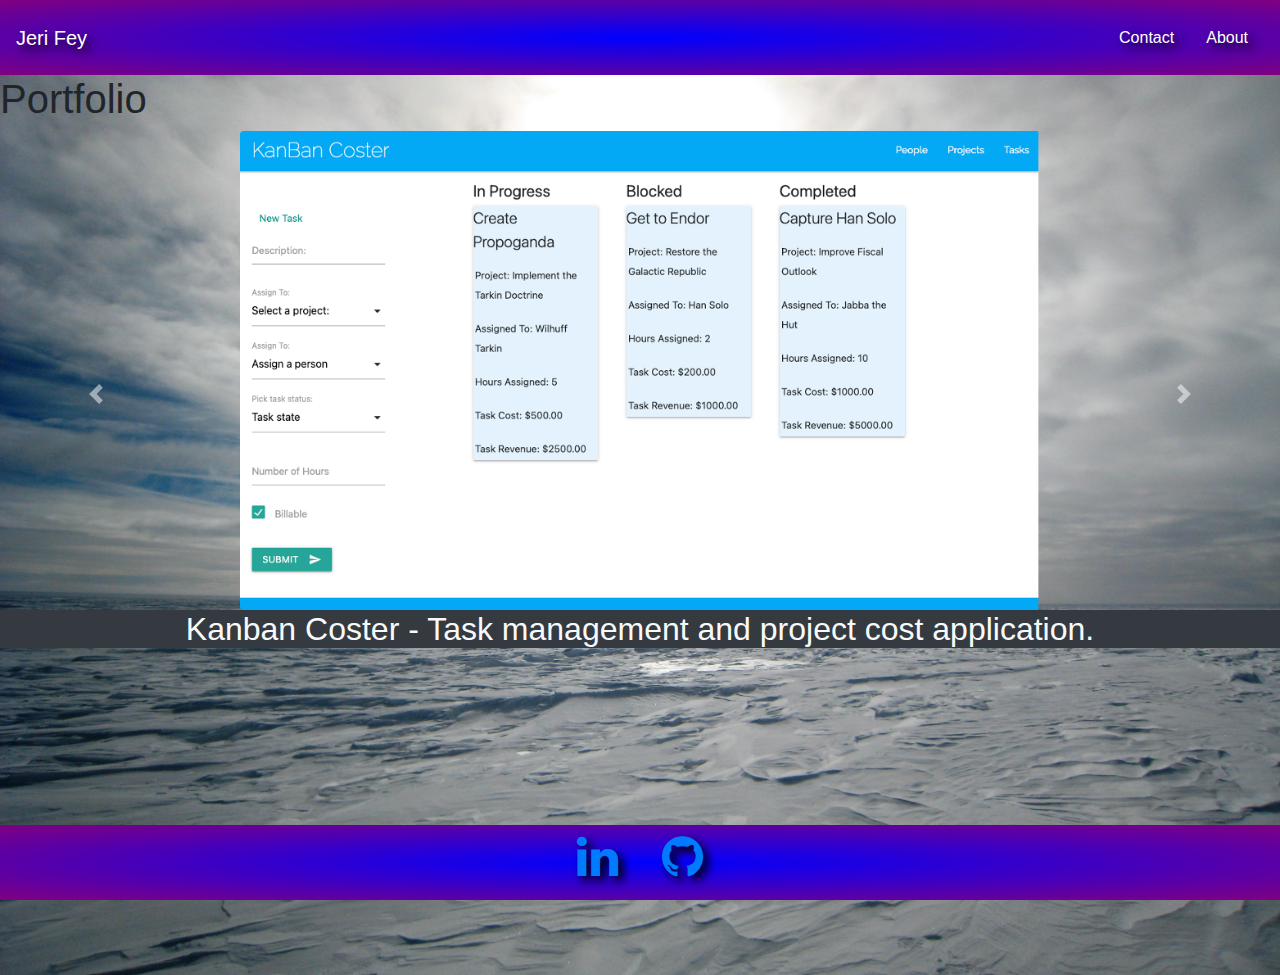
<file: index.html>
<!DOCTYPE html>
<html lang="en">

<head>
    <!-- Required meta tags -->
    <meta charset="utf-8">
    <meta name="viewport" content="width=device-width, initial-scale=1">

    <!-- Site Favicon -->
    <link rel="icon" href="./images/favicon.ico" type="image/x-icon">

    <!-- Add icon library -->
    <link rel="stylesheet" href="https://cdnjs.cloudflare.com/ajax/libs/font-awesome/4.7.0/css/font-awesome.min.css">

    <!-- Reset CSS for any browser -->
    <link rel="stylesheet" type="text/css" href="css/reset.css">
    <!-- Bootstrap CSS -->
    <link rel="stylesheet" type="text/css" href="css/reset.css">
    <link rel="stylesheet" href="https://maxcdn.bootstrapcdn.com/bootstrap/4.0.0/css/bootstrap.min.css">
    <link rel="stylesheet" href="https://stackpath.bootstrapcdn.com/bootstrap/4.5.2/css/bootstrap.min.css"
        integrity="sha384-JcKb8q3iqJ61gNV9KGb8thSsNjpSL0n8PARn9HuZOnIxN0hoP+VmmDGMN5t9UJ0Z" crossorigin="anonymous" />
    <!-- Additional CSS -->
    <link rel="stylesheet" type="text/css" href="css/styles.css" />


    <title>Jeri_s Portfolio</title>

</head>

<body>
    <nav class="navbar navbar-expand-lg navbar-light bg-light" id="grad1">
        <div class="d-flex flex-grow-1">
            <span class="w-100 d-lg-none d-block">
                <!-- hidden spacer to center brand on mobile -->
            </span>
            <a class="navbar-brand d-lg-inline-block" href="./index.html" id="navbar">Jeri Fey</a>
            </a>
            <div class="w-100 text-right">
                <button class="navbar-toggler" type="button" data-toggle="collapse" data-target="#myNavbar">
                    <span class="navbar-toggler-icon"></span>
                </button>
            </div>
        </div>
        <div class="collapse navbar-collapse flex-grow-1 text-right" id="myNavbar">
            <ul class="navbar-nav ml-auto flex-nowrap">
                <li class="nav-item">
                    <a href="./contact.html" class="nav-link m-2 menu-item nav-active" id="navbar">Contact</a>
                </li>
                <!-- <li class="nav-item">
                    <a href="./portfolio.html" class="nav-link m-2 menu-item" id="navbar">Portfolio</a>
                </li> -->
                <li class="nav-item">
                    <a href="./about.html" class="nav-link m-2 menu-item" id="navbar">About</a>
                </li>

            </ul>
        </div>
    </nav>
    <!-- end nav bar -->

    <!-- For Responsive Background image -->
    <div class="bg">

        <h1>Portfolio</h1>

        <!-- start gallery container -->

        <div id="carouselExampleControls" class="carousel slide" data-ride="carousel">
            <div class="carousel-inner">
                <div class="carousel-item active">
                    <a target="_blank" href="https://github.com/jericfey/ProjectApp">
                        <img src='./assets/KanbanCoster3.png' class='img-fluid rounded mx-auto d-block'
                            alt="Kanban Coster Project application" width="800px" id="kanbancoster">
                        <h2 class="text-light bg-dark" style="color: black; text-align: center;">Kanban Coster -
                            Task management and project cost application. </h2>
                    </a>
                </div>
                <div class="carousel-item">
                    <a target="_blank" href="https://github.com/jericfey/Lets_Get_Trivial">
                        <img src='./assets/LetsGetTrivial.jpg' class='img-fluid rounded mx-auto d-block'
                            alt="Two Whammies" width="800px" id="letsGetTrivial">
                        <h2 class="text-light bg-dark" style="color: black; text-align: center;">Let's Get Trivial -
                            Trivia
                            Game with a Chuck Norris Kick!</h2>
                    </a>
                </div>
                <div class="carousel-item">
                    <a target="_blank" href="https://github.com/jericfey/WeatherDashboard">
                        <img src="./assets/WeatherDashboard.jpg" class="img-fluid rounded mx-auto d-block"
                            alt="Weather Dashboard" width="800px">
                        <h2 class="text-light bg-dark" style="color: black; text-align: center;">Weather Dashboard</h2>

                    </a>
                </div>
                <div class="carousel-item">
                    <a target="_blank" href="https://github.com/jericfey/CodeQuizNew">
                        <img src="./assets/CodeQuiz.jpg" class="img-fluid rounded mx-auto d-block" alt="Code Quiz"
                            width="800px" height="200px">
                        <h2 class="text-light bg-dark" style="color: black; text-align: center;">Code Quiz</h2>
                    </a>
                </div>
                <div class="carousel-item">
                    <a target="_blank" href="https://github.com/jericfey/WorkDayScheduler">
                        <img src="./assets/WorkDayScheduler.jpg" class="img-fluid rounded mx-auto d-block"
                            alt="Work Day Scheduler" width="800px">
                        <h2 class="text-light bg-dark" style="color: black; text-align: center;">Work Day Scheduler
                        </h2>
                    </a>
                </div>
                <div class="carousel-item">
                    <a target="_blank" href="https://github.com/jericfey/PasswordGenerator">
                        <img src="./assets/PasswordGenerator.jpg" class="img-fluid rounded mx-auto d-block"
                            alt="Downtown Charleston, SC" width="800px">
                        <h2 class="text-light bg-dark" style="color: black; text-align: center;">Password Generator
                        </h2>
                    </a>
                </div>

            </div>
            <a class="carousel-control-prev" href="#carouselExampleControls" role="button" data-slide="prev">
                <span class="carousel-control-prev-icon" aria-hidden="true"></span>
                <span class="sr-only">Previous</span>
            </a>
            <a class="carousel-control-next" href="#carouselExampleControls" role="button" data-slide="next">
                <span class="carousel-control-next-icon" aria-hidden="true"></span>
                <span class="sr-only">Next</span>
            </a>
        </div>

        <!-- end photo gallery container-->


    </div>
    <footer class="fixed-bottom align-center">
        <div id="grad1" class="align-center text-center" style="color: white;">
            <nav class="justify-content-center navbar navbar-expand-lg navbar-light">
                <span>
                    <a href="https://www.linkedin.com/in/jerifey/" class="fa fa-linkedin btn-footer" target="_blank"
                        style="padding-right: 20px;"></a>
                    <!-- <a href="https://www.instagram.com/jerifey/" class="fa fa-instagram btn-footer" target="_blank"></a> -->
                    <a href="https://github.com/jericfey?tab=repositories/" class="fa fa-github btn-footer"
                        target="_blank" style="padding-left: 20px;"></a>
                </span>
            </nav>
        </div>
    </footer>
    <!-- JQuery CDN links -->
    <script src="https://code.jquery.com/jquery-3.5.1.slim.min.js"
        integrity="sha384-DfXdz2htPH0lsSSs5nCTpuj/zy4C+OGpamoFVy38MVBnE+IbbVYUew+OrCXaRkfj"
        crossorigin="anonymous"></script>
    <script src="https://cdn.jsdelivr.net/npm/popper.js@1.16.1/dist/umd/popper.min.js"
        integrity="sha384-9/reFTGAW83EW2RDu2S0VKaIzap3H66lZH81PoYlFhbGU+6BZp6G7niu735Sk7lN"
        crossorigin="anonymous"></script>

    <!-- Bootstrap JavaScrip CDN -->
    <script src="https://stackpath.bootstrapcdn.com/bootstrap/4.5.2/js/bootstrap.min.js"
        integrity="sha384-B4gt1jrGC7Jh4AgTPSdUtOBvfO8shuf57BaghqFfPlYxofvL8/KUEfYiJOMMV+rV"
        crossorigin="anonymous"></script>
    <script src="https://maxcdn.bootstrapcdn.com/bootstrap/4.0.0/js/bootstrap.min.js"></script>
    <script src="js/script_portfolio.js"></script>
</body>

</html>
</file>
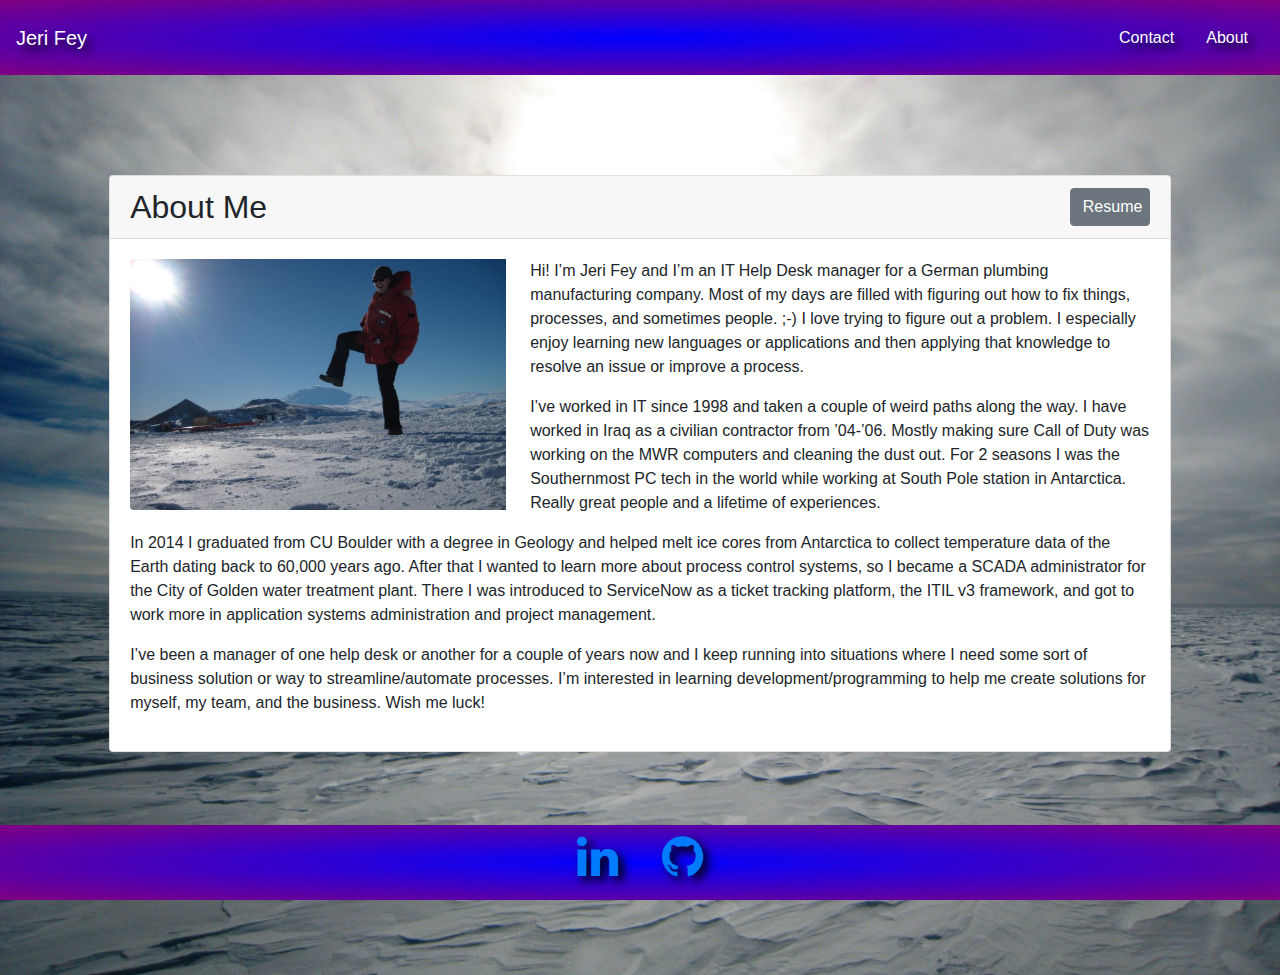
<file: about.html>
<!DOCTYPE html>
<html lang="en">

<head>

    <!-- Required meta tags -->
    <meta charset="utf-8">
    <meta name="viewport" content="width=device-width, initial-scale=1">

    <!-- Site Favicon -->
    <link rel="icon" href="./images/favicon.ico" type="image/x-icon">

    <!-- Add icon library -->
    <link rel="stylesheet" href="https://cdnjs.cloudflare.com/ajax/libs/font-awesome/4.7.0/css/font-awesome.min.css">

    <!-- Reset CSS for any browser -->
    <link rel="stylesheet" type="text/css" href="css/reset.css">
    <!-- Bootstrap CSS -->
    <link rel="stylesheet" type="text/css" href="css/reset.css">
    <link rel="stylesheet" href="https://maxcdn.bootstrapcdn.com/bootstrap/4.0.0/css/bootstrap.min.css">
    <link rel="stylesheet" href="https://stackpath.bootstrapcdn.com/bootstrap/4.5.2/css/bootstrap.min.css"
        integrity="sha384-JcKb8q3iqJ61gNV9KGb8thSsNjpSL0n8PARn9HuZOnIxN0hoP+VmmDGMN5t9UJ0Z" crossorigin="anonymous" />
    <!-- Additional CSS -->
    <link rel="stylesheet" type="text/css" href="css/styles.css" />


    <title>Jeri_s Responsive Portfolio Site</title>


</head>

<body>
    <nav class="navbar navbar-expand-lg navbar-light bg-light" id="grad1">
        <div class="d-flex flex-grow-1">
            <span class="w-100 d-lg-none d-block">
                <!-- hidden spacer to center brand on mobile --></span>
            <a class="navbar-brand d-lg-inline-block" href="./index.html" id="navbar">Jeri Fey</a>
            </a>
            <div class="w-100 text-right">
                <button class="navbar-toggler" type="button" data-toggle="collapse" data-target="#myNavbar">
                    <span class="navbar-toggler-icon"></span>
                </button>
            </div>
        </div>
        <div class="collapse navbar-collapse flex-grow-1 text-right" id="myNavbar">
            <ul class="navbar-nav ml-auto flex-nowrap">
                <li class="nav-item">
                    <a href="./contact.html" class="nav-link m-2 menu-item nav-active" id="navbar">Contact</a>
                </li>
                <!-- <li class="nav-item">
                    <a href="./portfolio.html" class="nav-link m-2 menu-item" id="navbar">Portfolio</a>
                </li> -->
                <li class="nav-item">
                    <a href="./about.html" class="nav-link m-2 menu-item" id="navbar">About</a>
                </li>

            </ul>
        </div>
    </nav>
    <!-- end nav bar -->
    <!-- For Responsive Background image -->
    <div class="bg">
        <!-- <div class="container p-5 my-5 bg-light"> -->

        <div class="row">
            <div class="col-md-1"></div>
            <div id="card" class="col-md-10">
                <div class="card">
                    <div class="card-header">
                        <h2 id="about">About Me</h2>

                        <button type="button" class="btn btn-secondary btn-md float-md-right"
                            id="resume">Resume</button>

                        <span class="border-bottom"></span>

                    </div>

                    <section class="card-body">
                        <img class="pr-4 rounded float-left " src="./images/MtErebus.jpg"
                            alt="Jeri stepping on Mt. Erebus volcano" width="400px">

                        <p>Hi! I’m Jeri Fey and I’m an IT Help Desk manager for a German
                            plumbing manufacturing company.
                            Most of my days are filled
                            with figuring out how to fix things, processes, and sometimes people. ;-) I love trying to
                            figure
                            out a problem. I especially
                            enjoy learning new languages or applications and then applying that knowledge to resolve an
                            issue or improve a process.</p>
                        <p>I’ve worked in IT since 1998 and taken a couple of weird paths along the way. I have worked
                            in Iraq as a civilian
                            contractor from ’04-’06. Mostly making sure Call of Duty was working on the MWR computers
                            and cleaning the dust out. For
                            2 seasons I was the Southernmost PC tech in the world while working at South Pole station in
                            Antarctica. Really great
                            people and a lifetime of experiences.</p>
                        <p>In 2014 I graduated from CU Boulder with a degree in Geology and helped melt ice cores from
                            Antarctica to collect
                            temperature data of the Earth dating back to 60,000 years ago. After that I wanted to learn
                            more about process control
                            systems, so I became a SCADA administrator for the City of Golden water treatment plant.
                            There I was introduced to
                            ServiceNow as a ticket tracking platform, the ITIL v3 framework, and got to work more in
                            application systems administration and project management.</p>
                        <p>I’ve been a manager of one help desk or another for a couple of years now and I keep running
                            into situations where I
                            need some sort of business solution or way to streamline/automate processes. I’m interested
                            in learning
                            development/programming to help me create solutions for myself, my team, and the business.
                            Wish me luck!</p>
                    </section>
                </div>

            </div>
        </div>
        <footer class="fixed-bottom align-center">
            <div id="grad1" class="align-center text-center" style="color: white;">
                <nav class="justify-content-center navbar navbar-expand-lg navbar-light">
                    <span>
                        <a href="https://www.linkedin.com/in/jerifey/" class="fa fa-linkedin btn-footer" target="_blank"
                            style="padding-right: 20px;"></a>
                        <!-- <a href="https://www.instagram.com/jerifey/" class="fa fa-instagram btn-footer" target="_blank"></a> -->
                        <a href="https://github.com/jericfey?tab=repositories/" class="fa fa-github btn-footer"
                            target="_blank" style="padding-left: 20px;"></a>
                    </span>
                </nav>
            </div>
        </footer>

        <!-- JQuery CDN links -->
        <script src="https://code.jquery.com/jquery-3.5.1.slim.min.js"
            integrity="sha384-DfXdz2htPH0lsSSs5nCTpuj/zy4C+OGpamoFVy38MVBnE+IbbVYUew+OrCXaRkfj"
            crossorigin="anonymous"></script>
        <script src="https://cdn.jsdelivr.net/npm/popper.js@1.16.1/dist/umd/popper.min.js"
            integrity="sha384-9/reFTGAW83EW2RDu2S0VKaIzap3H66lZH81PoYlFhbGU+6BZp6G7niu735Sk7lN"
            crossorigin="anonymous"></script>

        <!-- Bootstrap JavaScrip CDN -->
        <script src="https://stackpath.bootstrapcdn.com/bootstrap/4.5.2/js/bootstrap.min.js"
            integrity="sha384-B4gt1jrGC7Jh4AgTPSdUtOBvfO8shuf57BaghqFfPlYxofvL8/KUEfYiJOMMV+rV"
            crossorigin="anonymous"></script>
        <script src="https://maxcdn.bootstrapcdn.com/bootstrap/4.0.0/js/bootstrap.min.js"></script>
        <script src="./js/script_about.js"></script>
</body>

</html>
</file>
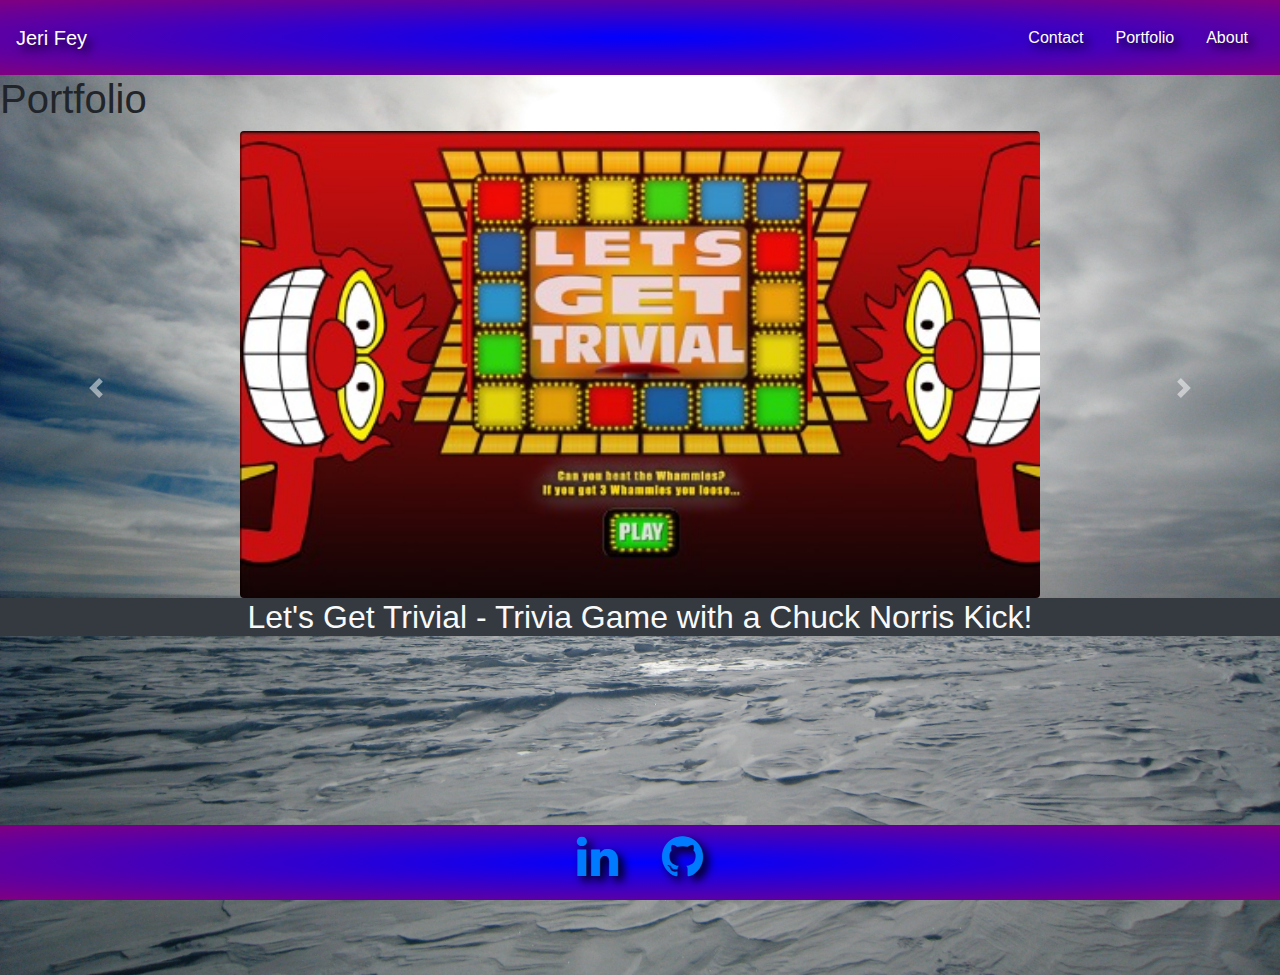
<file: portfolio.html>
<!DOCTYPE html>
<html lang="en">

<head>
    <!-- Required meta tags -->
    <meta charset="utf-8">
    <meta name="viewport" content="width=device-width, initial-scale=1">

    <!-- Site Favicon -->
    <link rel="icon" href="./images/favicon.ico" type="image/x-icon">

    <!-- Add icon library -->
    <link rel="stylesheet" href="https://cdnjs.cloudflare.com/ajax/libs/font-awesome/4.7.0/css/font-awesome.min.css">

    <!-- Reset CSS for any browser -->
    <link rel="stylesheet" type="text/css" href="css/reset.css">
    <!-- Bootstrap CSS -->
    <link rel="stylesheet" type="text/css" href="css/reset.css">
    <link rel="stylesheet" href="https://maxcdn.bootstrapcdn.com/bootstrap/4.0.0/css/bootstrap.min.css">
    <link rel="stylesheet" href="https://stackpath.bootstrapcdn.com/bootstrap/4.5.2/css/bootstrap.min.css"
        integrity="sha384-JcKb8q3iqJ61gNV9KGb8thSsNjpSL0n8PARn9HuZOnIxN0hoP+VmmDGMN5t9UJ0Z" crossorigin="anonymous" />
    <!-- Additional CSS -->
    <link rel="stylesheet" type="text/css" href="css/styles.css" />


    <title>Jeri_s Portfolio</title>

</head>

<body>
    <nav class="navbar navbar-expand-lg navbar-light bg-light" id="grad1">
        <div class="d-flex flex-grow-1">
            <span class="w-100 d-lg-none d-block">
                <!-- hidden spacer to center brand on mobile --></span>
            <a class="navbar-brand d-lg-inline-block" href="./index.html" id="navbar">Jeri Fey</a>
            </a>
            <div class="w-100 text-right">
                <button class="navbar-toggler" type="button" data-toggle="collapse" data-target="#myNavbar">
                    <span class="navbar-toggler-icon"></span>
                </button>
            </div>
        </div>
        <div class="collapse navbar-collapse flex-grow-1 text-right" id="myNavbar">
            <ul class="navbar-nav ml-auto flex-nowrap">
                <li class="nav-item">
                    <a href="./contact.html" class="nav-link m-2 menu-item nav-active" id="navbar">Contact</a>
                </li>
                <li class="nav-item">
                    <a href="./portfolio.html" class="nav-link m-2 menu-item" id="navbar">Portfolio</a>
                </li>
                <li class="nav-item">
                    <a href="./about.html" class="nav-link m-2 menu-item" id="navbar">About</a>
                </li>

            </ul>
        </div>
    </nav>
    <!-- end nav bar -->

    <!-- For Responsive Background image -->
    <div class="bg">

        <h1>Portfolio</h1>

        <!-- start gallery container -->

        <div id="carouselExampleControls" class="carousel slide" data-ride="carousel">
            <div class="carousel-inner">
                <div class="carousel-item active">
                    <a target="_blank" href="https://github.com/jericfey/Lets_Get_Trivial">
                        <img src='./assets/LetsGetTrivial.jpg' class='img-fluid rounded mx-auto d-block'
                            alt="Two Whammies" width="800px" id="letsGetTrivial">
                        <h2 class="text-light bg-dark" style="color: black; text-align: center;">Let's Get Trivial -
                            Trivia
                            Game with a Chuck Norris Kick!</h2>
                    </a>
                </div>
                <div class="carousel-item">
                    <a target="_blank" href="https://github.com/jericfey/WeatherDashboard">
                        <img src="./assets/WeatherDashboard.jpg" class="img-fluid rounded mx-auto d-block"
                            alt="Weather Dashboard" width="800px">
                        <h2 class="text-light bg-dark" style="color: black; text-align: center;">Weather Dashboard</h2>

                    </a>
                </div>
                <div class="carousel-item">
                    <a target="_blank" href="https://github.com/jericfey/CodeQuizNew">
                        <img src="./assets/CodeQuiz.jpg" class="img-fluid rounded mx-auto d-block" alt="Code Quiz"
                            width="800px" height="200px">
                        <h2 class="text-light bg-dark" style="color: black; text-align: center;">Code Quiz</h2>
                    </a>
                </div>
                <div class="carousel-item">
                    <a target="_blank" href="https://github.com/jericfey/WorkDayScheduler">
                        <img src="./assets/WorkDayScheduler.jpg" class="img-fluid rounded mx-auto d-block"
                            alt="Work Day Scheduler" width="800px">
                        <h2 class="text-light bg-dark" style="color: black; text-align: center;">Work Day Scheduler
                        </h2>
                    </a>
                </div>
                <div class="carousel-item">
                    <a target="_blank" href="https://github.com/jericfey/PasswordGenerator">
                        <img src="./assets/PasswordGenerator.jpg" class="img-fluid rounded mx-auto d-block"
                            alt="Downtown Charleston, SC" width="800px">
                        <h2 class="text-light bg-dark" style="color: black; text-align: center;">Password Generator
                        </h2>
                    </a>
                </div>

            </div>
            <a class="carousel-control-prev" href="#carouselExampleControls" role="button" data-slide="prev">
                <span class="carousel-control-prev-icon" aria-hidden="true"></span>
                <span class="sr-only">Previous</span>
            </a>
            <a class="carousel-control-next" href="#carouselExampleControls" role="button" data-slide="next">
                <span class="carousel-control-next-icon" aria-hidden="true"></span>
                <span class="sr-only">Next</span>
            </a>
        </div>

        <!-- end photo gallery container-->


    </div>
    <footer class="fixed-bottom align-center">
        <div id="grad1" class="align-center text-center" style="color: white;">
            <nav class="justify-content-center navbar navbar-expand-lg navbar-light">
                <span>
                    <a href="https://www.linkedin.com/in/jerifey/" class="fa fa-linkedin btn-footer" target="_blank"
                        style="padding-right: 20px;"></a>
                    <!-- <a href="https://www.instagram.com/jerifey/" class="fa fa-instagram btn-footer" target="_blank"></a> -->
                    <a href="https://github.com/jericfey?tab=repositories/" class="fa fa-github btn-footer"
                        target="_blank" style="padding-left: 20px;"></a>
                </span>
            </nav>
        </div>
    </footer>
    <!-- JQuery CDN links -->
    <script src="https://code.jquery.com/jquery-3.5.1.slim.min.js"
        integrity="sha384-DfXdz2htPH0lsSSs5nCTpuj/zy4C+OGpamoFVy38MVBnE+IbbVYUew+OrCXaRkfj"
        crossorigin="anonymous"></script>
    <script src="https://cdn.jsdelivr.net/npm/popper.js@1.16.1/dist/umd/popper.min.js"
        integrity="sha384-9/reFTGAW83EW2RDu2S0VKaIzap3H66lZH81PoYlFhbGU+6BZp6G7niu735Sk7lN"
        crossorigin="anonymous"></script>

    <!-- Bootstrap JavaScrip CDN -->
    <script src="https://stackpath.bootstrapcdn.com/bootstrap/4.5.2/js/bootstrap.min.js"
        integrity="sha384-B4gt1jrGC7Jh4AgTPSdUtOBvfO8shuf57BaghqFfPlYxofvL8/KUEfYiJOMMV+rV"
        crossorigin="anonymous"></script>
    <script src="https://maxcdn.bootstrapcdn.com/bootstrap/4.0.0/js/bootstrap.min.js"></script>
    <script src="js/script_portfolio.js"></script>
</body>

</html>
</file>
<file: css/styles.css>
p {
  font-size: 16px;
}

/* responsive background image */
body,
html {
  height: 100%;
}

.bg {
  /* The image used */
  background-image: url("../images/SouthPole_bg.jpg");
  overflow-x: hidden;
  /* Full height */
  height: 100%;

  /* Center and scale the image */
  background-position: center;
  background-repeat: no-repeat;
  background-size: cover;
  position: relative;
}

#welcome {
  position: absolute;
}

nav {
  /* position: relative; */
  z-index: 5;
}

#navbar {
  color: white;
  text-shadow: 5px 5px 10px black;
}
.contact-form {
  margin-top: 100px;
}

#card {
  margin-top: 100px;
}

#about {
  display: inline;
  margin: 0;
}
#resume {
  float: right;
  display: inline-flex;
  width: 80px;
}

/* footer gradiant */
#grad1 {
  height: 75px;
  background-color: #cccccc;
  background-image: radial-gradient(Blue, purple);
  color: white;
}

.btn-footer {
  font-size: 3rem;
  text-shadow: 5px 5px 10px black;
}

.form-group {
  font-size: 32px;
  text-align: center;
}

form {
  text-align: center;
}

@media only screen and (max-width: 770px) {
  #navbar {
    color: black;
  }
}
</file>
